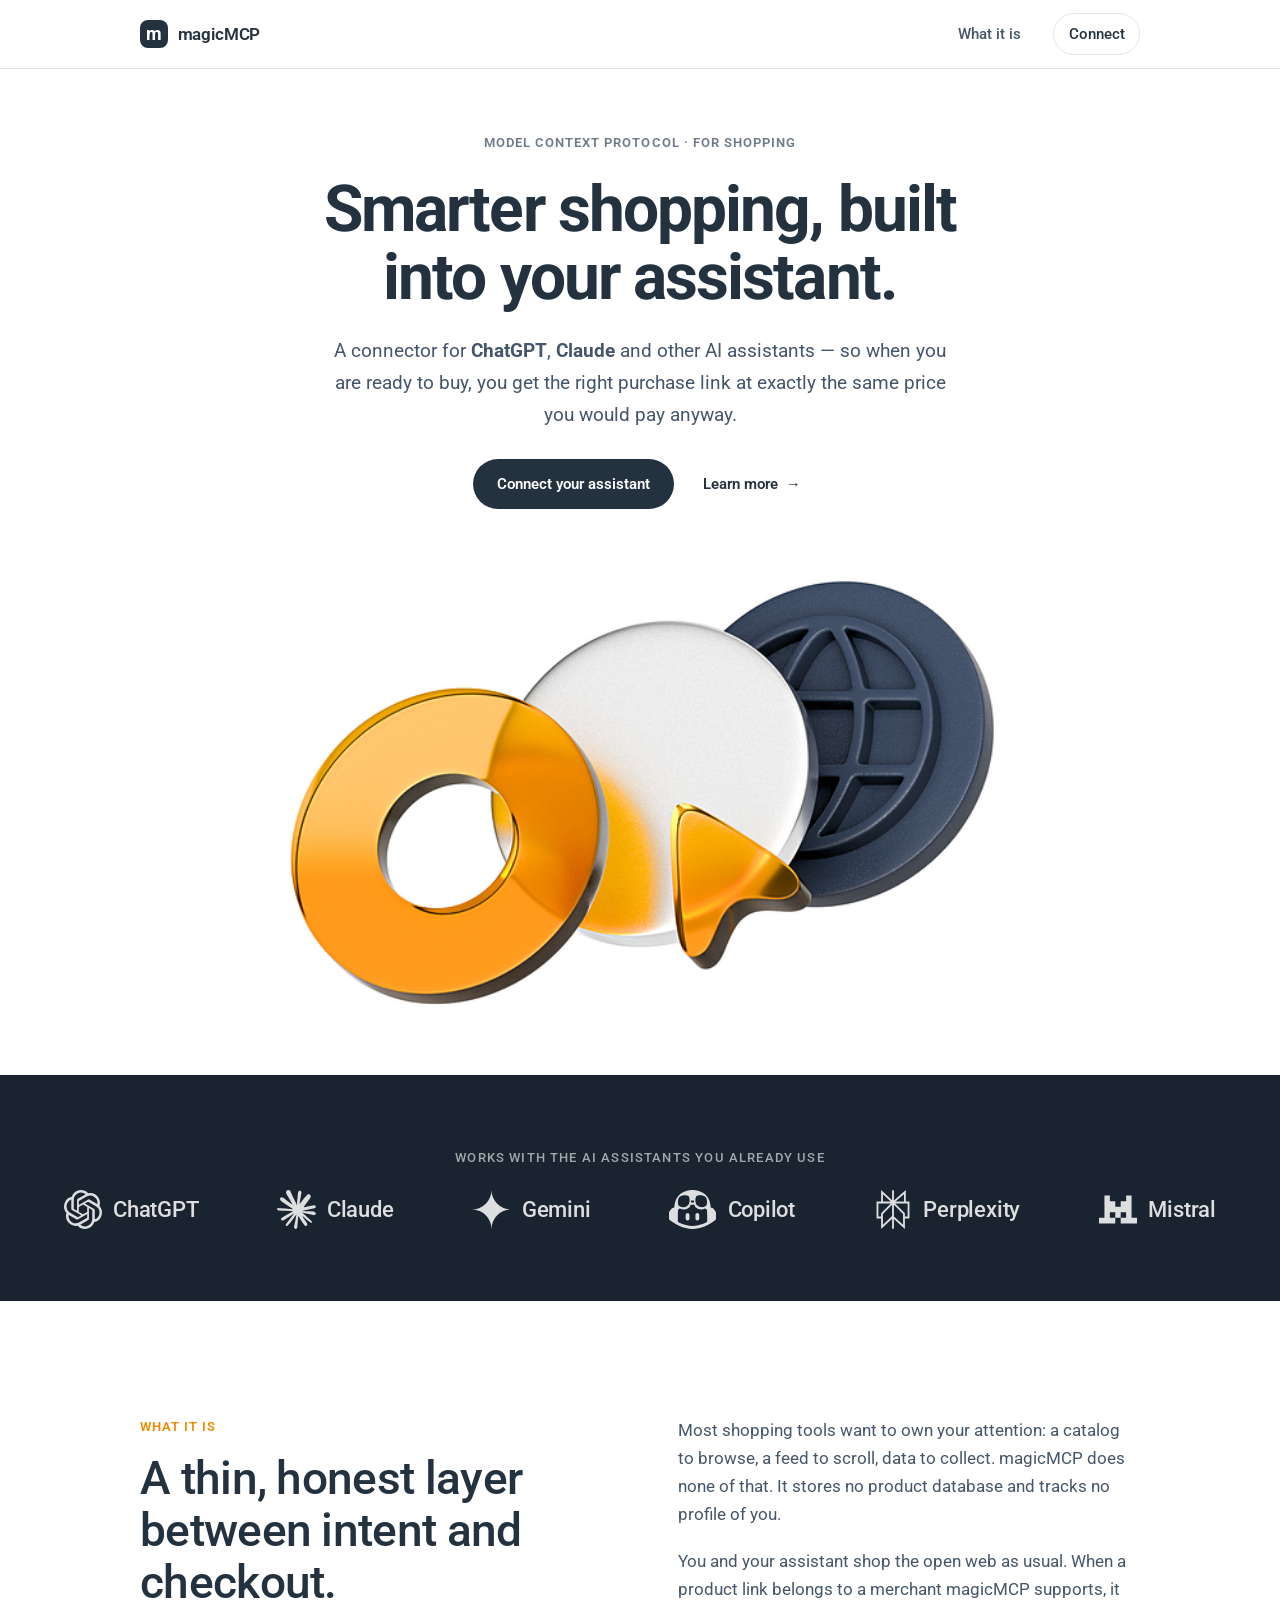
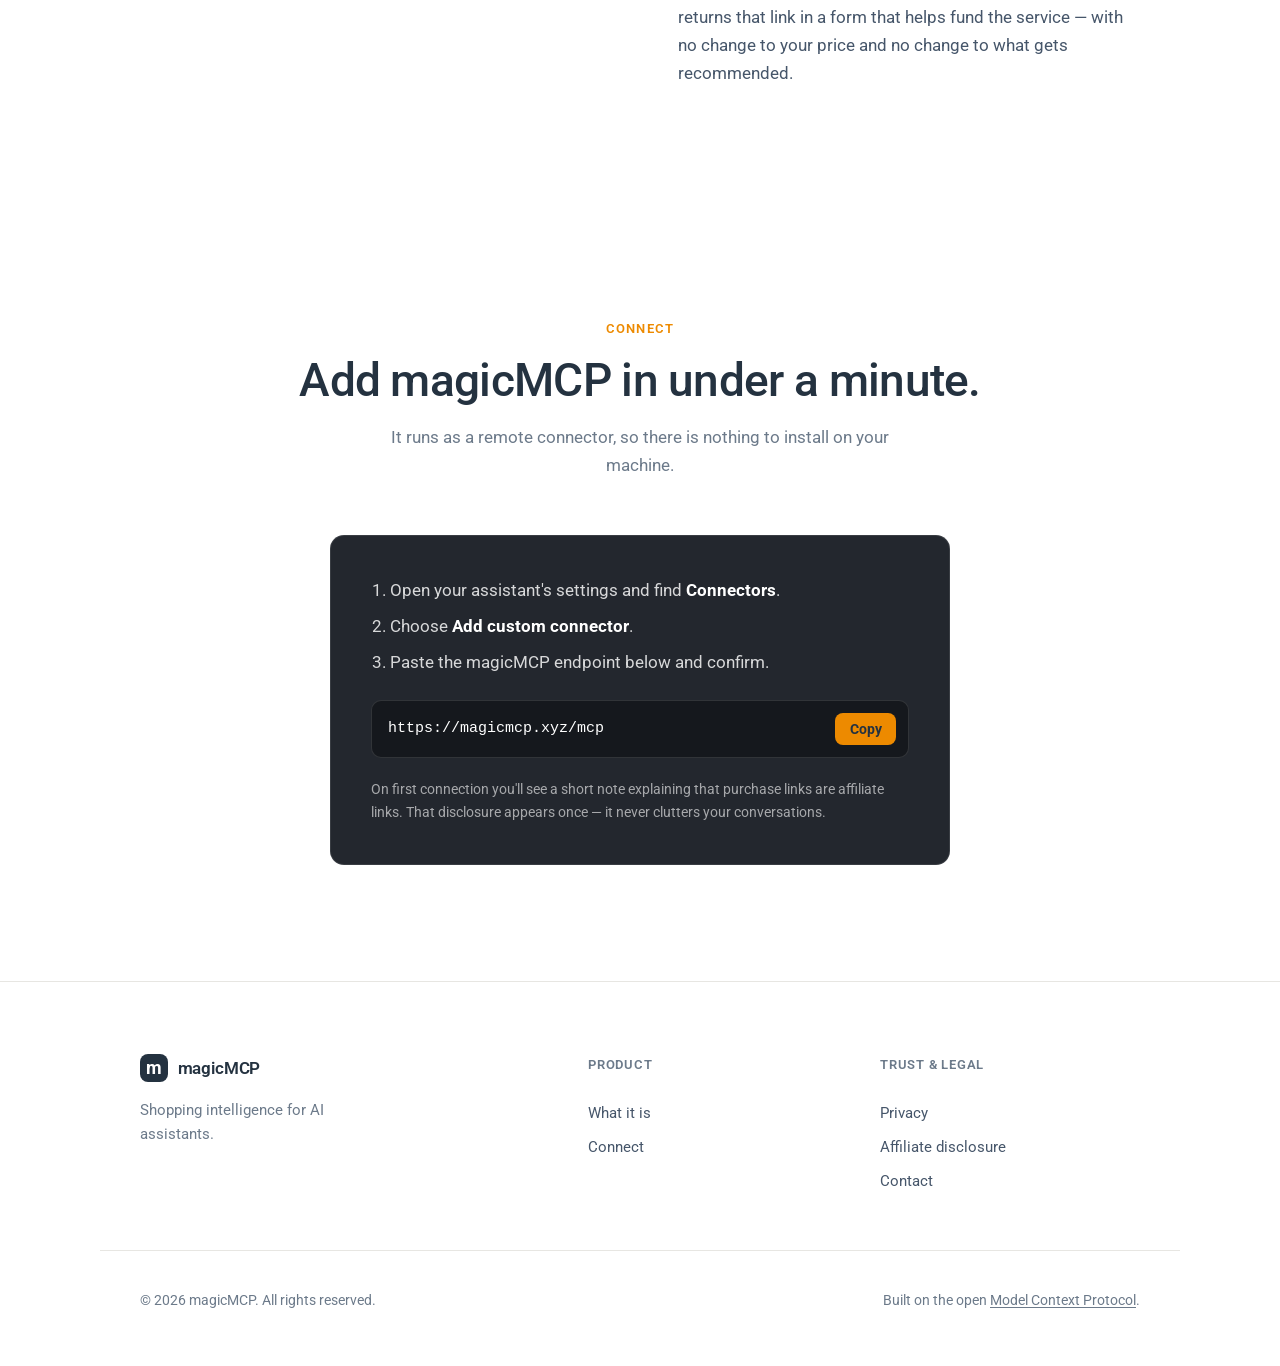
<file: index.html>
<!doctype html>
<html lang="en">
<head>
  <meta charset="utf-8" />
  <meta name="viewport" content="width=device-width, initial-scale=1" />
  <title>magicMCP — Shopping intelligence for your AI assistant</title>
  <meta name="description" content="magicMCP is a Model Context Protocol connector that helps your AI assistant find the right way to buy — at no extra cost to you. Privacy-first and transparently affiliate-supported." />
  <link rel="canonical" href="https://magicmcp.xyz/" />

  <!-- Icons -->
  <link rel="icon" href="/favicon.svg" type="image/svg+xml" />
  <link rel="icon" href="/favicon-32.png" sizes="32x32" type="image/png" />
  <link rel="apple-touch-icon" href="/apple-touch-icon.png" />
  <link rel="manifest" href="/site.webmanifest" />
  <meta name="theme-color" content="#ffffff" />

  <!-- Open Graph / Twitter -->
  <meta property="og:type" content="website" />
  <meta property="og:site_name" content="magicMCP" />
  <meta property="og:title" content="magicMCP — Shopping intelligence for your AI assistant" />
  <meta property="og:description" content="A Model Context Protocol connector that helps your AI assistant find the right way to buy — at no extra cost to you." />
  <meta property="og:url" content="https://magicmcp.xyz/" />
  <meta property="og:image" content="https://magicmcp.xyz/og.png" />
  <meta property="og:image:width" content="1200" />
  <meta property="og:image:height" content="630" />
  <meta name="twitter:card" content="summary_large_image" />
  <meta name="twitter:title" content="magicMCP — Shopping intelligence for your AI assistant" />
  <meta name="twitter:description" content="A Model Context Protocol connector that helps your AI assistant find the right way to buy — at no extra cost to you." />
  <meta name="twitter:image" content="https://magicmcp.xyz/og.png" />

  <!-- Fonts -->
  <link rel="preconnect" href="https://fonts.googleapis.com" />
  <link rel="preconnect" href="https://fonts.gstatic.com" crossorigin />
  <link href="https://fonts.googleapis.com/css2?family=Roboto:wght@300;400;500;700&display=swap" rel="stylesheet" />

  <link rel="stylesheet" href="/styles.css" />

  <script type="application/ld+json">
  {
    "@context": "https://schema.org",
    "@type": "SoftwareApplication",
    "name": "magicMCP",
    "applicationCategory": "BrowserApplication",
    "operatingSystem": "Any",
    "description": "A Model Context Protocol connector that helps AI assistants find the right way to buy products, at no extra cost to the user.",
    "url": "https://magicmcp.xyz/",
    "offers": { "@type": "Offer", "price": "0", "priceCurrency": "USD" }
  }
  </script>
</head>
<body>
  <a class="skip" href="#main">Skip to content</a>

  <header class="site-header" id="top">
    <div class="container nav">
      <a class="brand" href="/" aria-label="magicMCP home">
        <span class="brand-mark" aria-hidden="true">m</span>
        <span class="brand-name">magicMCP</span>
      </a>
      <nav class="nav-links" aria-label="Primary">
        <a href="#what">What it is</a>
        <a class="nav-cta" href="#connect">Connect</a>
      </nav>
    </div>
  </header>

  <main id="main">
    <!-- Hero (fullscreen: copy + huge image + logo band pinned to bottom) -->
    <div class="hero-screen">
      <section class="hero">
        <div class="container hero-copy">
          <p class="eyebrow">Model Context Protocol · for shopping</p>
          <h1>Smarter shopping, built into your assistant.</h1>
          <p class="lede">
            A connector for <strong>ChatGPT</strong>, <strong>Claude</strong> and other AI assistants —
            so when you are ready to buy, you get the right purchase link at exactly the same price
            you would pay anyway.
          </p>
          <div class="actions">
            <a class="btn btn-primary" href="#connect">Connect your assistant</a>
            <a class="btn btn-ghost" href="#what">Learn more <span aria-hidden="true">→</span></a>
          </div>
        </div>
        <div class="hero-art">
          <img src="/hero.png" width="752" height="564" decoding="async" fetchpriority="high"
               alt="A glossy marketplace ring, a chat bubble and a globe — magicMCP connecting assistants to commerce" />
        </div>
      </section>

      <!-- Works with -->
      <section class="logos" aria-label="Compatible assistants">
        <p class="logos-kicker">Works with the AI assistants you already use</p>
        <ul class="logo-strip">
          <li><img src="/assets/logos/openai.svg" alt="ChatGPT" /><span>ChatGPT</span></li>
          <li><img src="/assets/logos/claude.svg" alt="Claude" /><span>Claude</span></li>
          <li><img src="/assets/logos/googlegemini.svg" alt="Gemini" /><span>Gemini</span></li>
          <li><img src="/assets/logos/copilot.svg" alt="Microsoft Copilot" /><span>Copilot</span></li>
          <li><img src="/assets/logos/perplexity.svg" alt="Perplexity" /><span>Perplexity</span></li>
          <li><img src="/assets/logos/mistralai.svg" alt="Mistral" /><span>Mistral</span></li>
        </ul>
      </section>
    </div>

    <!-- What it is -->
    <section class="section" id="what">
      <div class="container split">
        <div class="split-head">
          <p class="kicker">What it is</p>
          <h2>A thin, honest layer between intent and checkout.</h2>
        </div>
        <div class="split-body">
          <p>
            Most shopping tools want to own your attention: a catalog to browse, a feed to scroll,
            data to collect. magicMCP does none of that. It stores no product database and tracks
            no profile of you.
          </p>
          <p>
            You and your assistant shop the open web as usual. When a product link belongs to a
            merchant magicMCP supports, it returns that link in a form that helps fund the service —
            with no change to your price and no change to what gets recommended.
          </p>
        </div>
      </div>
    </section>

    <!-- Connect -->
    <section class="section" id="connect">
      <div class="container">
        <p class="kicker center">Connect</p>
        <h2 class="center">Add magicMCP in under a minute.</h2>
        <p class="center sub">It runs as a remote connector, so there is nothing to install on your machine.</p>

        <div class="connect-card">
          <ol class="connect-steps">
            <li>Open your assistant's settings and find <strong>Connectors</strong>.</li>
            <li>Choose <strong>Add custom connector</strong>.</li>
            <li>Paste the magicMCP endpoint below and confirm.</li>
          </ol>
          <div class="endpoint" role="group" aria-label="magicMCP endpoint">
            <code id="endpoint">https://magicmcp.xyz/mcp</code>
            <button class="copy" type="button" data-copy="https://magicmcp.xyz/mcp" aria-label="Copy endpoint">Copy</button>
          </div>
          <p class="fineprint">
            On first connection you'll see a short note explaining that purchase links are affiliate
            links. That disclosure appears once — it never clutters your conversations.
          </p>
        </div>
      </div>
    </section>
  </main>

  <footer class="site-footer">
    <div class="container footer-grid">
      <div class="footer-brand">
        <a class="brand" href="/" aria-label="magicMCP home">
          <span class="brand-mark" aria-hidden="true">m</span>
          <span class="brand-name">magicMCP</span>
        </a>
        <p class="footer-tag">Shopping intelligence for AI assistants.</p>
      </div>
      <nav class="footer-col" aria-label="Product">
        <p class="footer-h">Product</p>
        <a href="#what">What it is</a>
        <a href="#connect">Connect</a>
      </nav>
      <nav class="footer-col" aria-label="Legal">
        <p class="footer-h">Trust &amp; legal</p>
        <a href="/privacy">Privacy</a>
        <a href="/privacy#disclosure">Affiliate disclosure</a>
        <a href="mailto:hello@magicmcp.xyz">Contact</a>
      </nav>
    </div>
    <div class="container footer-base">
      <p>© <span id="year">2026</span> magicMCP. All rights reserved.</p>
      <p>Built on the open <a href="https://modelcontextprotocol.io" rel="noopener">Model Context Protocol</a>.</p>
    </div>
  </footer>

  <script src="/main.js" defer></script>
</body>
</html>
</file>
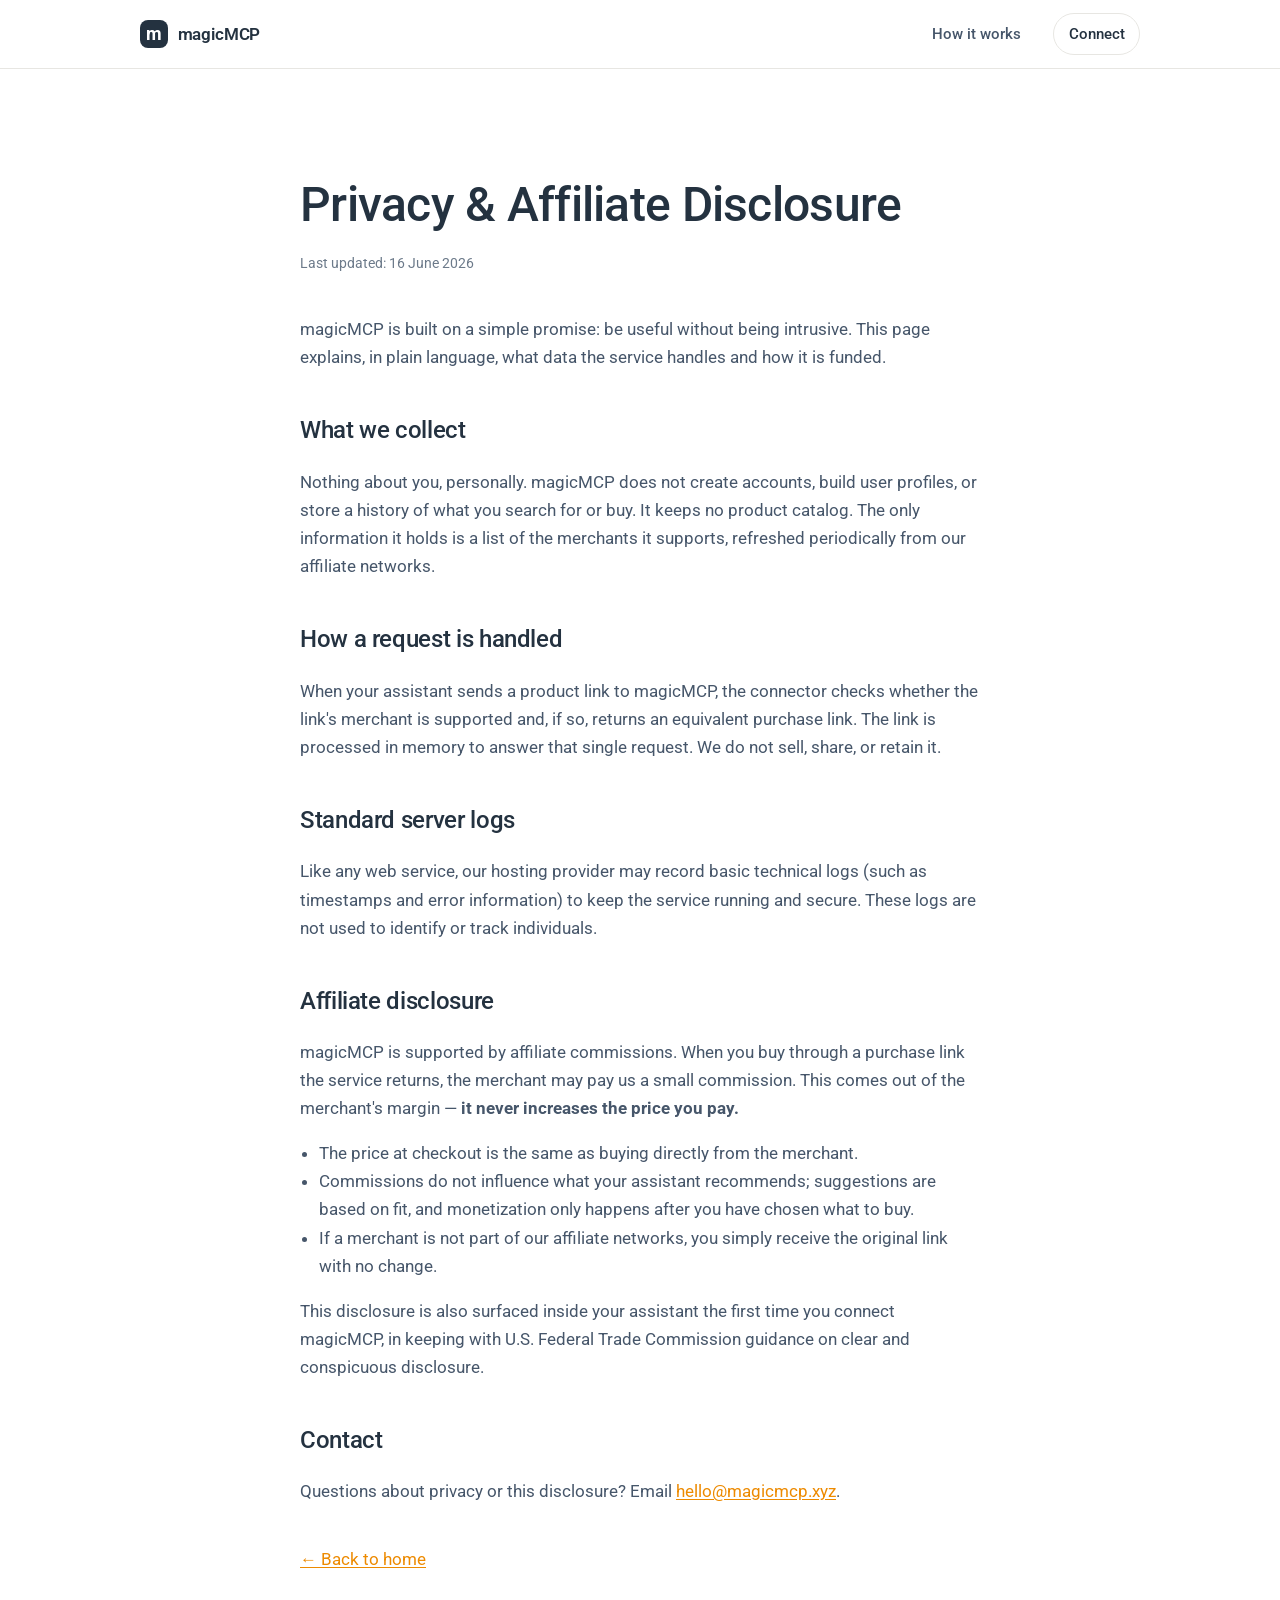
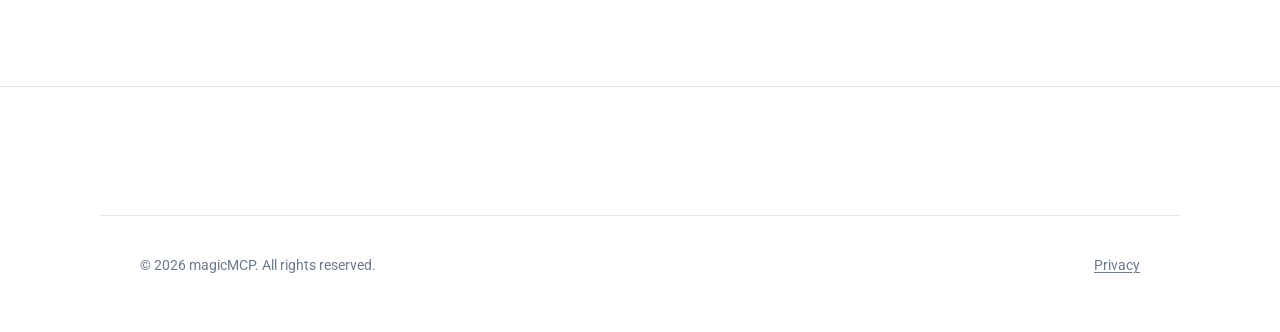
<file: privacy.html>
<!doctype html>
<html lang="en">
<head>
  <meta charset="utf-8" />
  <meta name="viewport" content="width=device-width, initial-scale=1" />
  <title>Privacy &amp; Affiliate Disclosure — magicMCP</title>
  <meta name="description" content="How magicMCP handles data and how it is funded through affiliate links." />
  <link rel="canonical" href="https://magicmcp.xyz/privacy" />
  <link rel="icon" href="/favicon.svg" type="image/svg+xml" />
  <link rel="icon" href="/favicon-32.png" sizes="32x32" type="image/png" />
  <link rel="apple-touch-icon" href="/apple-touch-icon.png" />
  <link rel="manifest" href="/site.webmanifest" />
  <meta name="theme-color" content="#ffffff" />
  <link rel="preconnect" href="https://fonts.googleapis.com" />
  <link rel="preconnect" href="https://fonts.gstatic.com" crossorigin />
  <link href="https://fonts.googleapis.com/css2?family=Roboto:wght@300;400;500;700&display=swap" rel="stylesheet" />
  <link rel="stylesheet" href="/styles.css" />
</head>
<body>
  <header class="site-header">
    <div class="container nav">
      <a class="brand" href="/" aria-label="magicMCP home">
        <span class="brand-mark" aria-hidden="true">m</span>
        <span class="brand-name">magicMCP</span>
      </a>
      <nav class="nav-links" aria-label="Primary">
        <a href="/#how">How it works</a>
        <a class="nav-cta" href="/#connect">Connect</a>
      </nav>
    </div>
  </header>

  <main class="doc">
    <div class="container">
      <h1>Privacy &amp; Affiliate Disclosure</h1>
      <p class="updated">Last updated: 16 June 2026</p>

      <p>
        magicMCP is built on a simple promise: be useful without being intrusive. This page
        explains, in plain language, what data the service handles and how it is funded.
      </p>

      <h2>What we collect</h2>
      <p>
        Nothing about you, personally. magicMCP does not create accounts, build user profiles,
        or store a history of what you search for or buy. It keeps no product catalog. The only
        information it holds is a list of the merchants it supports, refreshed periodically from
        our affiliate networks.
      </p>

      <h2>How a request is handled</h2>
      <p>
        When your assistant sends a product link to magicMCP, the connector checks whether the
        link's merchant is supported and, if so, returns an equivalent purchase link. The link is
        processed in memory to answer that single request. We do not sell, share, or retain it.
      </p>

      <h2>Standard server logs</h2>
      <p>
        Like any web service, our hosting provider may record basic technical logs (such as
        timestamps and error information) to keep the service running and secure. These logs are
        not used to identify or track individuals.
      </p>

      <h2 id="disclosure">Affiliate disclosure</h2>
      <p>
        magicMCP is supported by affiliate commissions. When you buy through a purchase link the
        service returns, the merchant may pay us a small commission. This comes out of the
        merchant's margin — <strong>it never increases the price you pay.</strong>
      </p>
      <ul>
        <li>The price at checkout is the same as buying directly from the merchant.</li>
        <li>Commissions do not influence what your assistant recommends; suggestions are based on fit, and monetization only happens after you have chosen what to buy.</li>
        <li>If a merchant is not part of our affiliate networks, you simply receive the original link with no change.</li>
      </ul>
      <p>
        This disclosure is also surfaced inside your assistant the first time you connect magicMCP,
        in keeping with U.S. Federal Trade Commission guidance on clear and conspicuous disclosure.
      </p>

      <h2>Contact</h2>
      <p>
        Questions about privacy or this disclosure? Email
        <a href="mailto:hello@magicmcp.xyz">hello@magicmcp.xyz</a>.
      </p>

      <p style="margin-top:2.5rem"><a href="/">← Back to home</a></p>
    </div>
  </main>

  <footer class="site-footer">
    <div class="container footer-base">
      <p>© <span id="year">2026</span> magicMCP. All rights reserved.</p>
      <p><a href="/privacy">Privacy</a></p>
    </div>
  </footer>
  <script src="/main.js" defer></script>
</body>
</html>
</file>
<file: styles.css>
/* magicMCP — site styles
   Editorial-corporate: serif display, clean sans body, generous whitespace. */

:root {
  --bg: #ffffff;
  --bg-alt: #f7f6f3;
  --ink: #243240;          /* navy slate from the globe */
  --ink-soft: #46566a;
  --muted: #6c7a8a;
  --line: #e7e6e2;
  --accent: #ed8a00;       /* amber-orange from the ring */
  --accent-dark: #c26f00;
  --dark: #1a2430;         /* near-black navy for the logo band */
  --maxw: 1080px;
  --pad: clamp(1.25rem, 4vw, 2.5rem);
  --radius: 14px;
}

* { box-sizing: border-box; }

html { -webkit-text-size-adjust: 100%; scroll-behavior: smooth; }

body {
  margin: 0;
  background: var(--bg);
  color: var(--ink);
  font-family: "Roboto", -apple-system, BlinkMacSystemFont, "Segoe UI", Helvetica, Arial, sans-serif;
  font-size: 17px;
  line-height: 1.65;
  -webkit-font-smoothing: antialiased;
  text-rendering: optimizeLegibility;
}

@media (prefers-reduced-motion: reduce) {
  html { scroll-behavior: auto; }
}

h1, h2, h3 {
  font-family: "Roboto", -apple-system, BlinkMacSystemFont, "Segoe UI", Helvetica, Arial, sans-serif;
  font-weight: 500;
  letter-spacing: -0.015em;
  color: var(--ink);
  margin: 0;
}

a { color: var(--accent); text-decoration: none; }
a:hover { color: var(--accent-dark); }

.container {
  width: 100%;
  max-width: var(--maxw);
  margin: 0 auto;
  padding-inline: var(--pad);
}

.skip {
  position: absolute;
  left: -9999px;
  top: 0;
}
.skip:focus {
  left: 1rem; top: 1rem;
  background: var(--ink); color: #fff;
  padding: .6rem 1rem; border-radius: 8px; z-index: 100;
}

/* ---------- Header ---------- */
.site-header {
  position: sticky;
  top: 0;
  z-index: 50;
  background: rgba(255, 255, 255, 0.82);
  backdrop-filter: saturate(180%) blur(12px);
  -webkit-backdrop-filter: saturate(180%) blur(12px);
  border-bottom: 1px solid var(--line);
}
.nav {
  display: flex;
  align-items: center;
  justify-content: space-between;
  height: 68px;
}
.brand {
  display: inline-flex;
  align-items: center;
  gap: .6rem;
  color: var(--ink);
  font-weight: 600;
}
.brand:hover { color: var(--ink); }
.brand-mark {
  display: grid;
  place-items: center;
  width: 28px; height: 28px;
  background: var(--ink);
  color: #fff;
  border-radius: 8px;
  font-family: "Roboto", sans-serif;
  font-weight: 700;
  font-size: 18px;
  line-height: 1;
}
.brand-name { font-size: 17px; letter-spacing: -0.01em; }

.nav-links { display: flex; align-items: center; gap: clamp(1rem, 2.5vw, 2rem); }
.nav-links a {
  color: var(--ink-soft);
  font-size: 15px;
  font-weight: 500;
}
.nav-links a:hover { color: var(--ink); }
.nav-cta {
  color: var(--ink) !important;
  border: 1px solid var(--line);
  padding: .45rem .9rem;
  border-radius: 999px;
}
.nav-cta:hover { border-color: var(--ink); }
@media (max-width: 640px) {
  .nav-links a:not(.nav-cta) { display: none; }
}

/* ---------- Hero (centered copy + large 75vw image) ---------- */
.hero-screen { display: block; }
.hero {
  display: flex;
  flex-direction: column;
  align-items: center;
  text-align: center;
  padding-top: clamp(2.5rem, 7vh, 5rem);
  padding-bottom: clamp(1.5rem, 4vh, 3rem);
  gap: clamp(0.5rem, 2vh, 1.5rem);
}
.hero-copy { max-width: 54rem; margin-inline: auto; }
.hero-art { width: 100%; display: flex; justify-content: center; }
.hero-art img {
  display: block;
  width: 75vw;
  height: 40vw;        /* crop the image's built-in top/bottom whitespace */
  object-fit: cover;
  object-position: center;
}
@media (max-width: 860px) {
  .hero { padding-top: clamp(2rem, 8vw, 4rem); }
  .hero-art img { width: 92vw; height: 52vw; }
}
.eyebrow {
  margin: 0 0 1.4rem;
  font-size: 13px;
  font-weight: 600;
  letter-spacing: .08em;
  text-transform: uppercase;
  color: var(--muted);
}
.hero h1 {
  font-size: clamp(2.3rem, 5vw, 4rem);
  font-weight: 700;
  line-height: 1.07;
  letter-spacing: -0.03em;
  max-width: 20ch;
  margin-inline: auto;
}
.lede {
  margin: 1.4rem auto 0;
  max-width: 58ch;
  font-size: clamp(1.02rem, 1.5vw, 1.2rem);
  color: var(--ink-soft);
}
.actions {
  margin-top: 1.8rem;
  display: flex;
  flex-wrap: wrap;
  justify-content: center;
  align-items: center;
  gap: 1rem 1.4rem;
}

.btn {
  display: inline-flex;
  align-items: center;
  gap: .5rem;
  font-size: 15px;
  font-weight: 600;
  border-radius: 999px;
  padding: .8rem 1.5rem;
  transition: background .18s ease, color .18s ease, border-color .18s ease, transform .18s ease;
}
.btn-primary {
  background: var(--ink);
  color: #fff;
}
.btn-primary:hover { background: #16202b; color: #fff; transform: translateY(-1px); }
.btn-ghost { color: var(--ink); padding-inline: .4rem; }
.btn-ghost:hover { color: var(--accent); }

/* ---------- Works-with logo band (full-width, pinned to bottom of first screen) ---------- */
.logos {
  flex: none;
  background: var(--dark);
  color: #fff;
  padding-block: clamp(3rem, 8vh, 6rem);
  padding-inline: clamp(1.5rem, 5vw, 4.5rem);
}
.logos-kicker {
  margin: 0 0 clamp(1rem, 2.4vh, 1.6rem);
  text-align: center;
  font-size: 13px;
  font-weight: 500;
  letter-spacing: .09em;
  text-transform: uppercase;
  color: rgba(255, 255, 255, .6);
}
.logo-strip {
  list-style: none;
  margin: 0 auto;
  padding: 0;
  max-width: 1500px;
  display: flex;
  flex-wrap: wrap;
  justify-content: space-between;
  align-items: center;
  gap: clamp(1.25rem, 3vw, 3rem);
}
.logo-strip li {
  display: inline-flex;
  align-items: center;
  gap: .7rem;
  opacity: .85;
  transition: opacity .18s ease;
}
.logo-strip li:hover { opacity: 1; }
.logo-strip img {
  height: clamp(30px, 3vw, 42px);
  width: auto;
  filter: brightness(0) invert(1); /* normalize each brand mark to white */
}
.logo-strip span {
  font-size: clamp(17px, 1.7vw, 22px);
  font-weight: 500;
  letter-spacing: -0.01em;
  color: #fff;
}
@media (max-width: 760px) {
  .logo-strip { justify-content: center; gap: 1.25rem 2rem; }
}
@media (max-width: 520px) {
  .logo-strip { gap: 1rem 1.5rem; }
  .logo-strip img { height: 22px; }
  .logo-strip span { font-size: 16px; }
}

/* ---------- Sections ---------- */
.section {
  padding-block: clamp(4rem, 9vw, 7.5rem);
}
.section-alt {
  background: var(--bg-alt);
  border-block: 1px solid var(--line);
}
.kicker {
  margin: 0 0 1rem;
  font-size: 13px;
  font-weight: 600;
  letter-spacing: .08em;
  text-transform: uppercase;
  color: var(--accent);
}
.kicker.center, .center { text-align: center; }
.section h2 {
  font-size: clamp(1.9rem, 3.6vw, 2.9rem);
  line-height: 1.12;
  max-width: 22ch;
}
.center.kicker + h2, h2.center { margin-inline: auto; }
#connect h2 { max-width: none; }
@media (min-width: 620px) { #connect h2 { white-space: nowrap; } }
.sub {
  margin: 1rem auto 0;
  max-width: 52ch;
  color: var(--muted);
}

/* Split (What it is) */
.split {
  display: grid;
  grid-template-columns: 1fr 1fr;
  gap: clamp(2rem, 6vw, 5rem);
  align-items: start;
}
.split-head h2 { margin-top: .4rem; }
.split-body p { margin: 0 0 1.2rem; color: var(--ink-soft); }
.split-body p:last-child { margin-bottom: 0; }
@media (max-width: 800px) {
  .split { grid-template-columns: 1fr; gap: 1.5rem; }
}

/* Steps */
.steps {
  list-style: none;
  margin: clamp(2.5rem, 5vw, 4rem) 0 0;
  padding: 0;
  display: grid;
  grid-template-columns: repeat(3, 1fr);
  gap: clamp(1.5rem, 4vw, 3rem);
}
.steps li {
  padding-top: 1.5rem;
  border-top: 1px solid var(--line);
}
.step-no {
  font-family: "Roboto", sans-serif;
  font-weight: 500;
  font-size: 14px;
  color: var(--accent);
  letter-spacing: .04em;
}
.steps h3 {
  margin: .7rem 0 .5rem;
  font-size: 1.35rem;
}
.steps p { margin: 0; color: var(--ink-soft); font-size: 16px; }
@media (max-width: 760px) {
  .steps { grid-template-columns: 1fr; }
}

/* Principles */
.principles {
  margin-top: clamp(2.5rem, 5vw, 4rem);
  display: grid;
  grid-template-columns: repeat(3, 1fr);
  gap: clamp(1.5rem, 4vw, 3rem);
}
.principle h3 { font-size: 1.3rem; margin: 0 0 .5rem; }
.principle p { margin: 0; color: var(--ink-soft); font-size: 16px; }
@media (max-width: 760px) {
  .principles { grid-template-columns: 1fr; }
}

/* Connect */
.connect-card {
  margin: clamp(2.5rem, 5vw, 3.5rem) auto 0;
  max-width: 620px;
  background: #23272e;            /* dark gray */
  border: 1px solid rgba(255, 255, 255, .10);
  border-radius: var(--radius);
  padding: clamp(1.5rem, 4vw, 2.5rem);
  color: #fff;
}
.connect-steps {
  margin: 0 0 1.5rem;
  padding-left: 1.2rem;
  color: rgba(255, 255, 255, .82);
}
.connect-steps strong { color: #fff; }
.connect-steps li { margin-bottom: .5rem; }
.endpoint {
  display: flex;
  align-items: center;
  justify-content: space-between;
  gap: 1rem;
  background: #15181d;
  border: 1px solid rgba(255, 255, 255, .12);
  border-radius: 10px;
  padding: .75rem .75rem .75rem 1rem;
}
.endpoint code {
  font-family: ui-monospace, SFMono-Regular, "SF Mono", Menlo, Consolas, monospace;
  font-size: 15px;
  color: #fff;
  overflow-x: auto;
  white-space: nowrap;
}
.copy {
  flex: none;
  font-family: inherit;
  font-size: 14px;
  font-weight: 700;
  color: var(--ink);
  background: var(--accent);
  border: 0;
  border-radius: 8px;
  padding: .5rem .9rem;
  cursor: pointer;
  transition: background .18s ease;
}
.copy:hover { background: var(--accent-dark); }
.copy.copied { background: #34c759; color: #fff; }
.fineprint {
  margin: 1.25rem 0 0;
  font-size: 14px;
  color: rgba(255, 255, 255, .6);
}

/* ---------- Footer ---------- */
.site-footer {
  border-top: 1px solid var(--line);
  padding-top: clamp(3rem, 6vw, 4.5rem);
  padding-bottom: 2.5rem;
}
.footer-grid {
  display: grid;
  grid-template-columns: 1.6fr 1fr 1fr;
  gap: 2rem;
}
.footer-tag { margin: 1rem 0 0; color: var(--muted); font-size: 15px; max-width: 30ch; }
.footer-h {
  margin: 0 0 1rem;
  font-size: 13px;
  font-weight: 600;
  letter-spacing: .06em;
  text-transform: uppercase;
  color: var(--muted);
}
.footer-col { display: flex; flex-direction: column; gap: .6rem; }
.footer-col a { color: var(--ink-soft); font-size: 15px; }
.footer-col a:hover { color: var(--ink); }
.footer-base {
  margin-top: clamp(2.5rem, 5vw, 3.5rem);
  padding-top: 1.5rem;
  border-top: 1px solid var(--line);
  display: flex;
  justify-content: space-between;
  flex-wrap: wrap;
  gap: .5rem;
  color: var(--muted);
  font-size: 14px;
}
.footer-base a { color: var(--muted); text-decoration: underline; text-underline-offset: 2px; }
.footer-base a:hover { color: var(--ink); }
@media (max-width: 700px) {
  .footer-grid { grid-template-columns: 1fr 1fr; }
  .footer-brand { grid-column: 1 / -1; }
}

/* ---------- Legal pages ---------- */
.doc { padding-block: clamp(3.5rem, 8vw, 6rem); }
.doc .container { max-width: 760px; }
.doc h1 { font-size: clamp(2.2rem, 5vw, 3rem); margin-bottom: .5rem; }
.doc .updated { color: var(--muted); font-size: 14px; margin: 0 0 2.5rem; }
.doc h2 { font-size: 1.5rem; margin: 2.5rem 0 .75rem; }
.doc p, .doc li { color: var(--ink-soft); }
.doc ul { padding-left: 1.2rem; }
.doc a { text-decoration: underline; text-underline-offset: 2px; }
</file>
